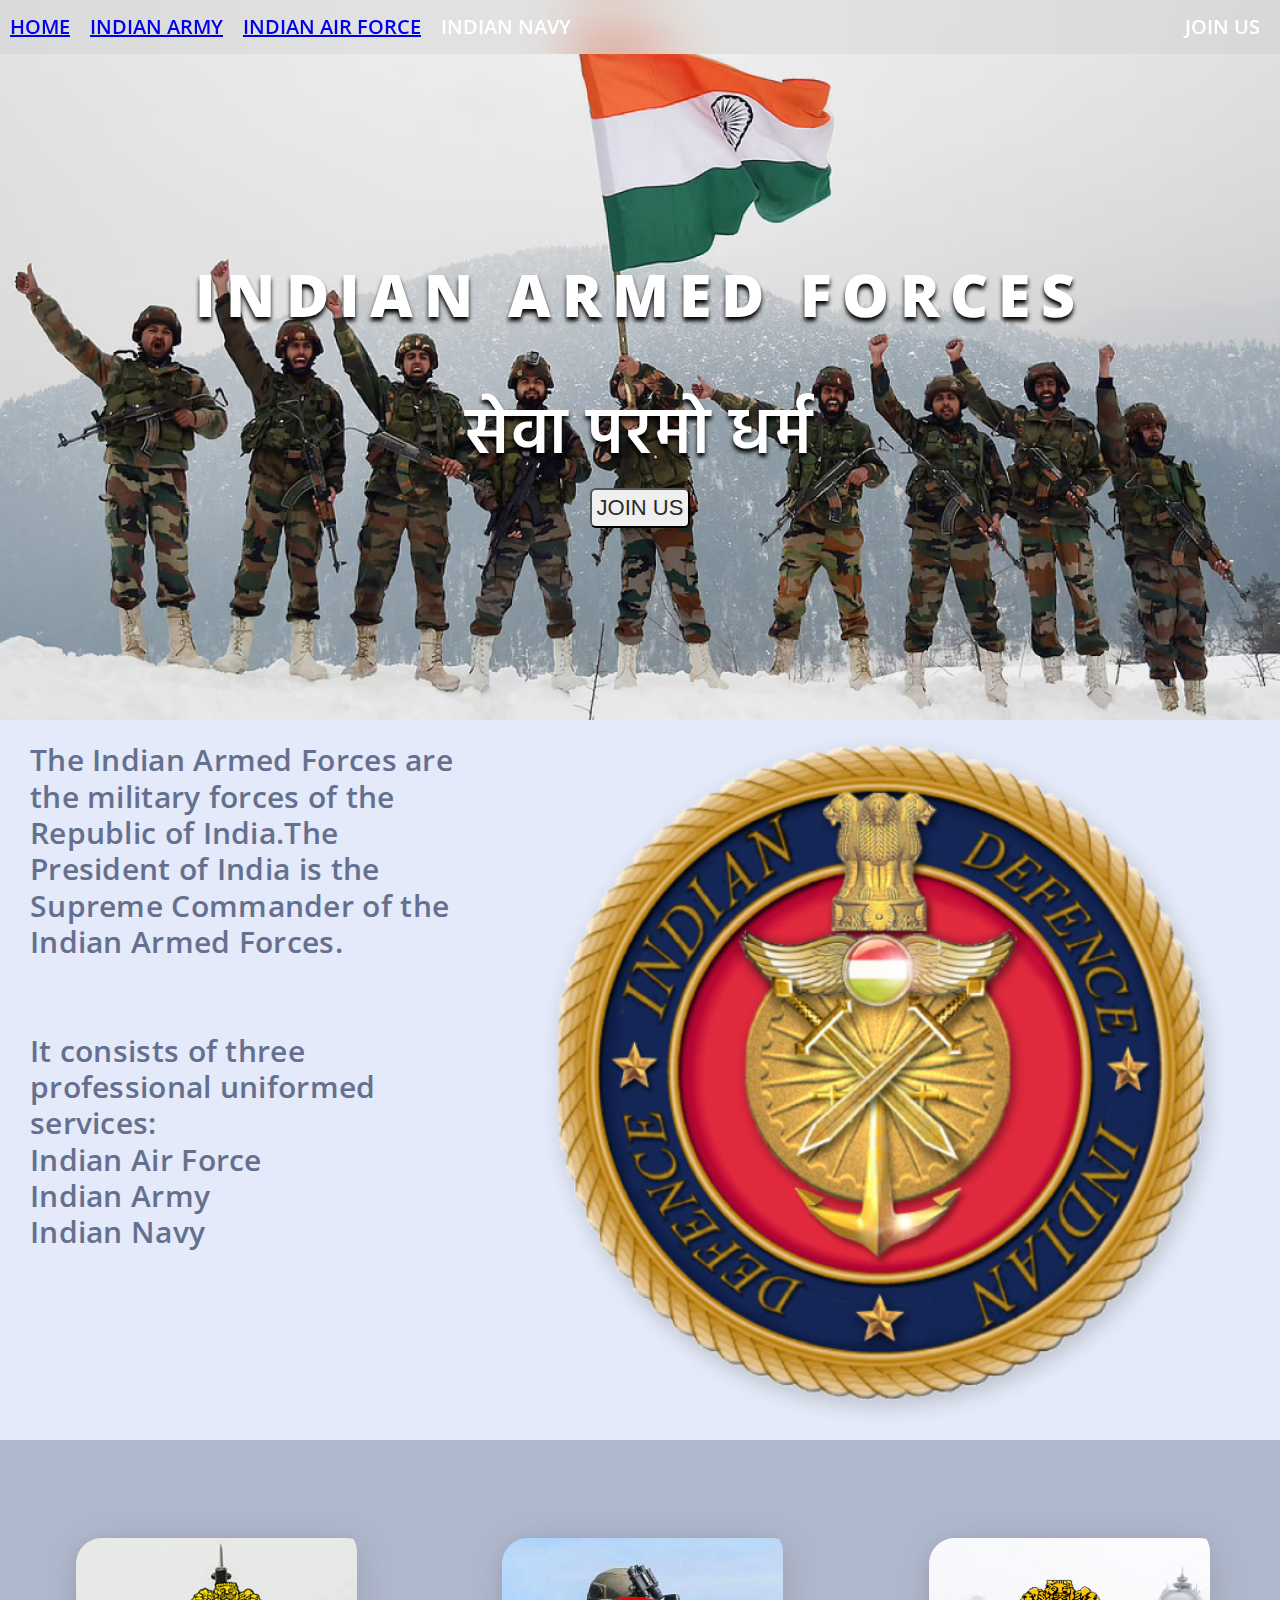
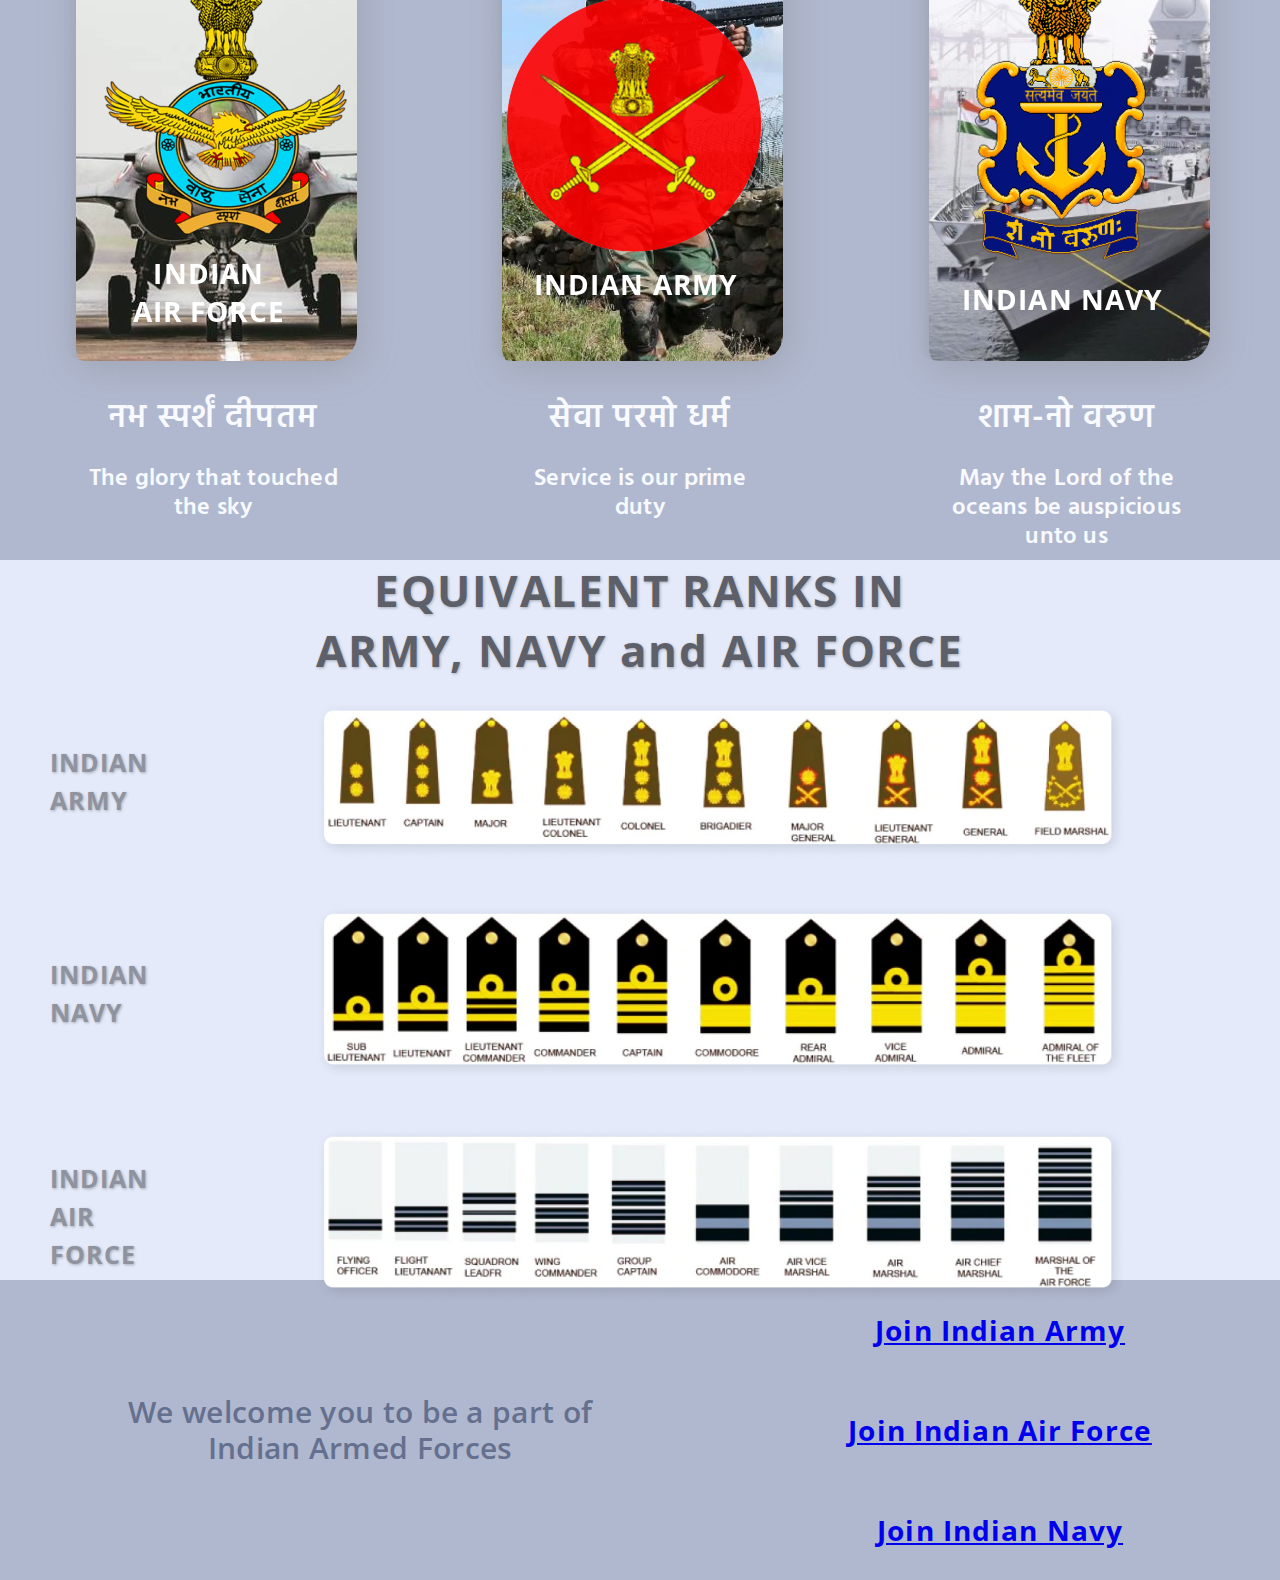
<file: index.html>
<!DOCTYPE html>
<html lang="en">
    <head>
        <title>Indian Armed Forces</title>

        <link rel="preconnect" href="https://fonts.googleapis.com" />
        <link rel="preconnect" href="https://fonts.gstatic.com" crossorigin />
        <link
            href="https://fonts.googleapis.com/css2?family=Hind:wght@600&family=Open+Sans:ital,wght@0,300;0,400;0,500;0,600;0,700;0,800;1,400&display=swap"
            rel="stylesheet"
        />
        <link rel="stylesheet" href="styles/index.css" />
    </head>
    <body>
        <div class="home-1">
            <div class="nav-container">
                <nav>
                    <ul>
						
                        <li><a href="index.html">HOME</a></li>
                        <li><a href="indian-army.html">INDIAN ARMY</a></li>
                        <li><a href="indian-af.html">INDIAN AIR FORCE</a></li>
                        <li>INDIAN NAVY</li>
                    </ul>
                    <p>JOIN US</p>
                </nav>
            </div>

            <div class="land-content">
                <h1>INDIAN ARMED FORCES</h1>
                <h3>सेवा परमो धर्म</h3>
                <button>JOIN US</button>
            </div>
        </div>
        <div class="home-2">
            <p>
                The Indian Armed Forces are the military forces of the Republic
                of India.The President of India is the Supreme Commander of the
                Indian Armed Forces.<br /><br /><br />It consists of three
                professional uniformed services: <br />Indian Air Force<br />Indian
                Army<br />Indian Navy
            </p>
            <img src="images/Combined.png" alt="INDIAN ARMED FORCES LOGO" />
        </div>
        <div class="home-3">
            <div class="desc">
                <div class="force-top iaf">
                    <img src="images/IAF Logo.png" alt="" />
                    <h3>INDIAN<br />AIR FORCE</h3>
                </div>
                <div class="bottom-text">
                    <h3>नभ स्पर्शं दीपतम</h3>
                    <h6>The glory that touched the sky</h6>
                </div>
            </div>
            <div class="desc">
                <div class="force-top army">
                    <img src="images/Army Logo.png" alt="" />
                    <h3>INDIAN ARMY</h3>
                </div>
                <div class="bottom-text">
                    <h3>सेवा परमो धर्म</h3>
                    <h6>Service is our prime duty</h6>
                </div>
            </div>
            <div class="desc">
                <div class="force-top navy">
                    <img src="images/Navy Logo.png" alt="" />
                    <h3>INDIAN NAVY</h3>
                </div>
                <div class="bottom-text">
                    <h3>शाम-नो वरुण</h3>
                    <h6>May the Lord of the oceans be auspicious unto us</h6>
                </div>
            </div>
        </div>
        <div class="home-4">
            <h1>EQUIVALENT RANKS IN<br>ARMY, NAVY and AIR FORCE</h1>
            <div class="ranklist r-army">
                <h3>INDIAN ARMY</h3>
                <img src="images/Ranks Army.png" alt="" />
            </div>
            <div class="ranklist r-navy">
                <h3>INDIAN NAVY</h3>
                <img src="images/Ranks Navy.png" alt="" />
            </div>
            <div class="ranklist r-iaf">
                <h3>INDIAN AIR FORCE</h3>

                <img src="images/Ranks IAF.png" alt="" />
            </div>
        </div>
        <div class="footer">
            <h6>We welcome you to be a part of<br />Indian Armed Forces</h6>
            <div class="join">
                <p><a href="https://joinindianarmy.nic.in/">Join Indian Army</a></p>
                <p><a href="https://indianairforce.nic.in/career-in-iaf/">Join Indian Air Force</a></p>
                <p><a href="https://www.joinindiannavy.gov.in/">Join Indian Navy</a></p>
            </div>
        </div>
    </body>
</html>
</file>
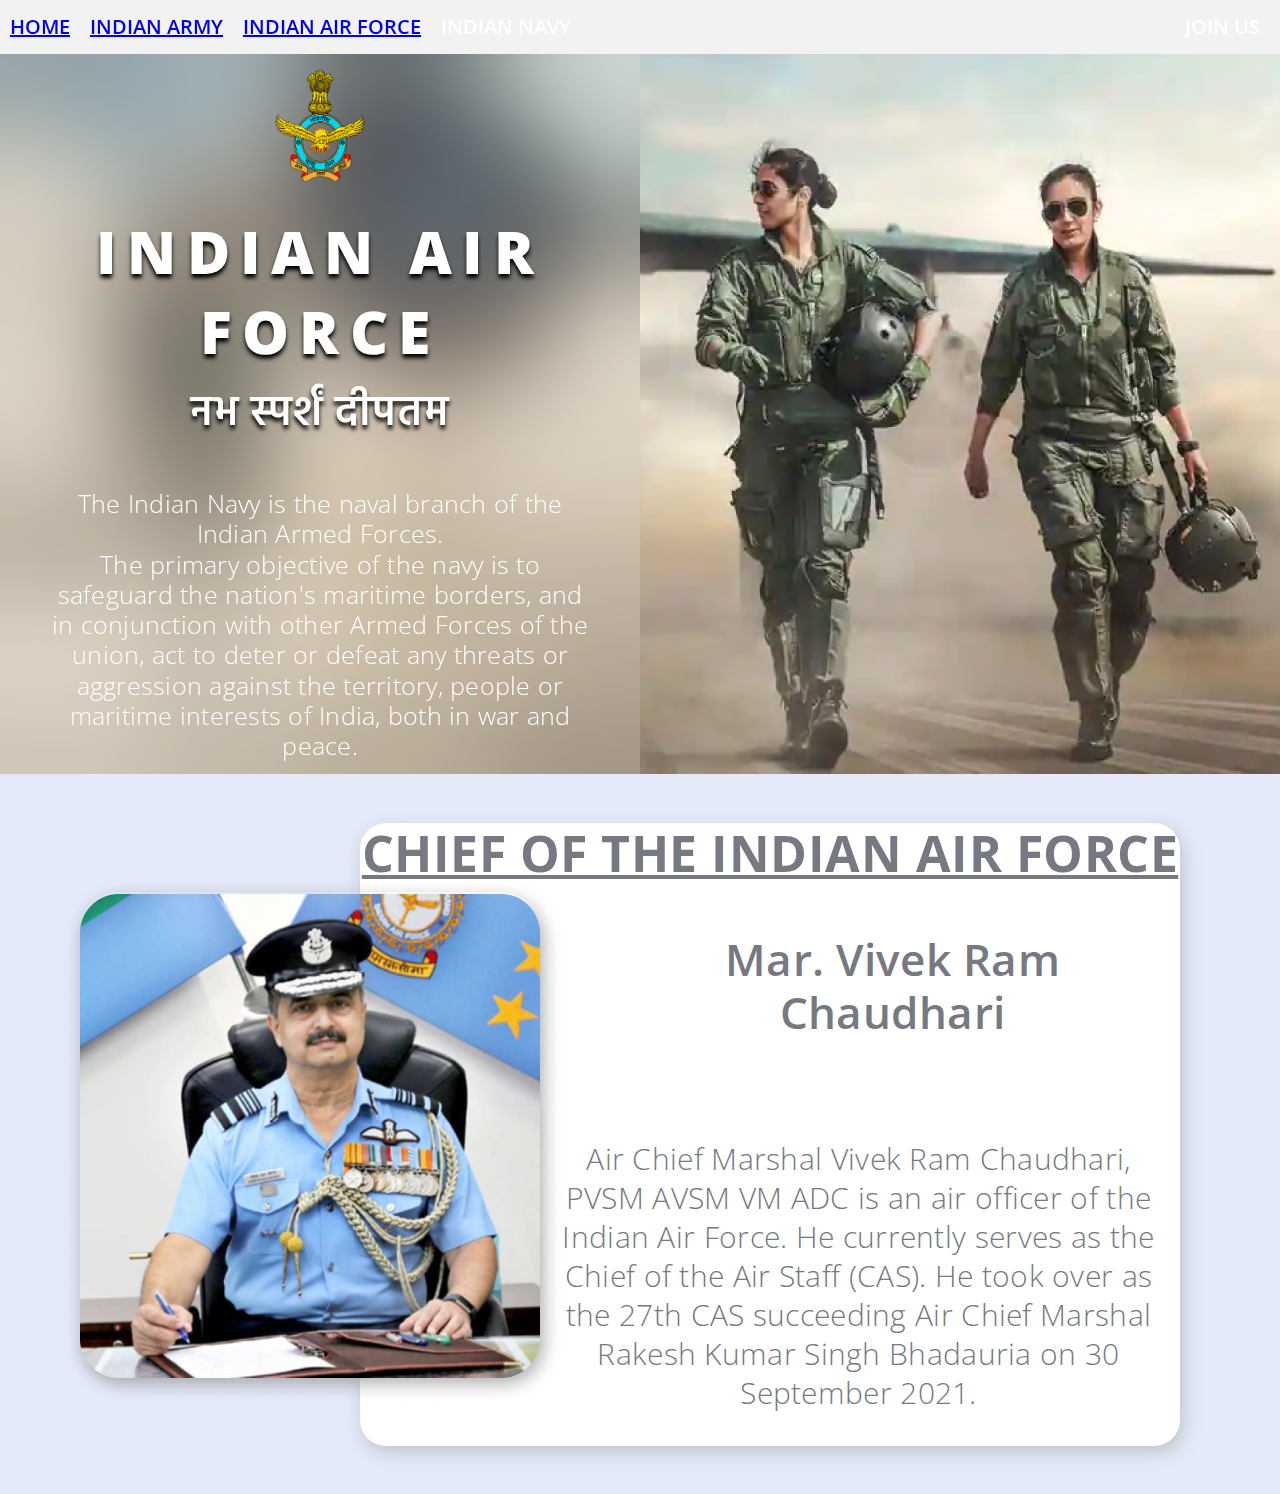
<file: indian-af.html>
<!DOCTYPE html>
<html lang="en">

<head>
	<title>Indian Air Force</title>

	<link rel="preconnect" href="https://fonts.googleapis.com" />
	<link rel="preconnect" href="https://fonts.gstatic.com" crossorigin />
	<link
		href="https://fonts.googleapis.com/css2?family=Hind:wght@600&family=Open+Sans:ital,wght@0,300;0,400;0,500;0,600;0,700;0,800;1,400&display=swap"
		rel="stylesheet" />
	<link rel="stylesheet" href="styles/index.css" />
	<link rel="stylesheet" href="styles/army.css">
</head>

<body>
	<div class="nav-container">
		<nav>
			<ul>
				<li><a href="index.html">HOME</a></li>
				<li><a href="indian-army.html">INDIAN ARMY</a></li>
				<li><a href="indian-af.html">INDIAN AIR FORCE</a></li>
				<li>INDIAN NAVY</li>
			</ul>
			<p>JOIN US</p>
		</nav>
	</div>
	<div style="background-image: url(images/Navy-Main-BG.png);" id="indian-army">
		<div class="glass">
			<div class="wrapper">
				<img src="images/IAF Logo.png" alt="" />
				<h1>INDIAN AIR FORCE</h1>
				<h3>नभ स्पर्शं दीपतम</h3>
				<p>
					The Indian Navy is the naval branch of the Indian Armed Forces.<br>The primary objective of the navy
					is to safeguard the nation's maritime borders, and in conjunction
					with other Armed Forces of the union, act to deter or defeat any threats or aggression against the
					territory, people or maritime interests of India, both in war and peace.
				</p>
			</div>
		</div>
	</div>

	<div class="chief">
		<div class="img-container">
			<img src="images/Air-chief.png" alt="" />
		</div>
		<div class="text-area">
			<h1>CHIEF OF THE INDIAN AIR FORCE</h1>
			<div class="sec-text">
				<h3>Mar. Vivek Ram<br>Chaudhari</h3>
				<p>Air Chief Marshal Vivek Ram Chaudhari, PVSM AVSM VM ADC is an air officer of the Indian Air Force. He
					currently serves as the Chief of the Air Staff (CAS). He took over as the 27th CAS succeeding Air
					Chief Marshal Rakesh Kumar Singh Bhadauria on 30 September 2021.
				</p>
			</div>
		</div>
	</div>
</body>

</html>
</file>
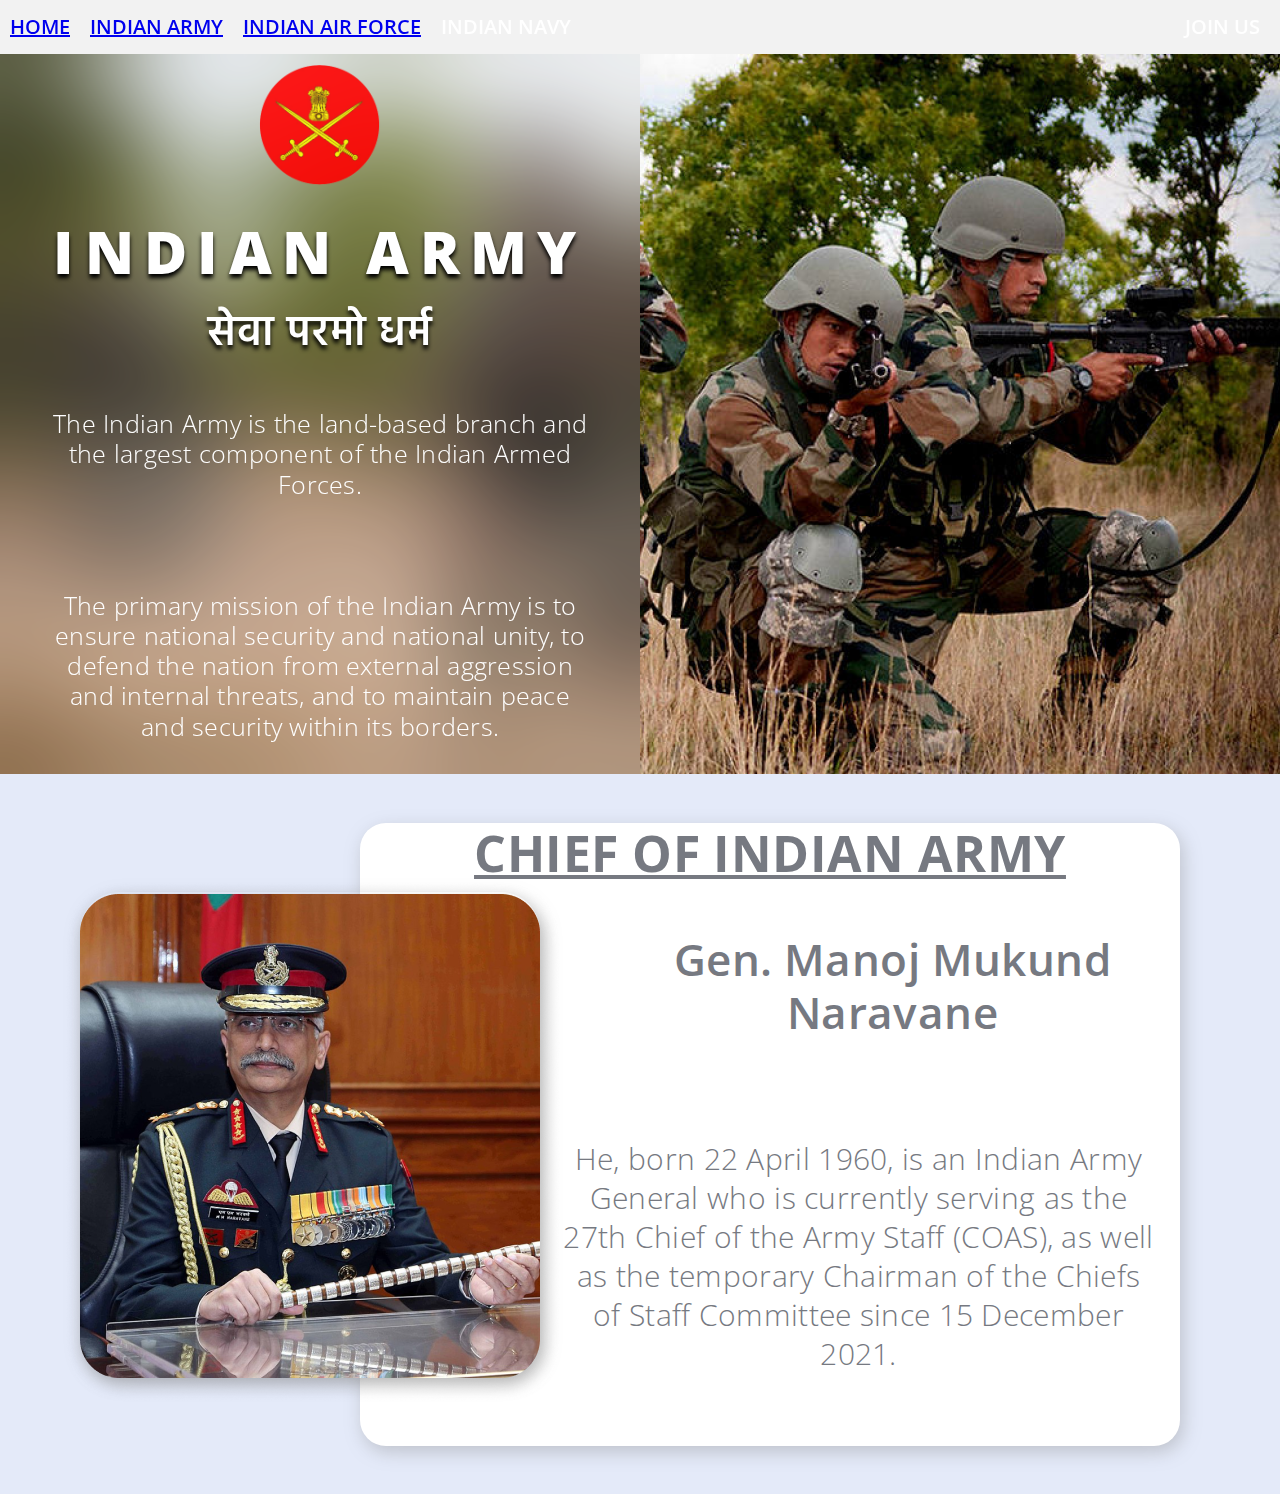
<file: indian-army.html>
<!DOCTYPE html>
<html lang="en">

<head>
	<title>Indian Armed Forces</title>

	<link rel="preconnect" href="https://fonts.googleapis.com" />
	<link rel="preconnect" href="https://fonts.gstatic.com" crossorigin />
	<link
		href="https://fonts.googleapis.com/css2?family=Hind:wght@600&family=Open+Sans:ital,wght@0,300;0,400;0,500;0,600;0,700;0,800;1,400&display=swap"
		rel="stylesheet" />
	<link rel="stylesheet" href="styles/index.css" />
	<link rel="stylesheet" href="styles/army.css">
</head>

<body>
	<div class="nav-container">
		<nav>
			<ul>
				<li><a href="index.html">HOME</a></li>
				<li><a href="indian-army.html">INDIAN ARMY</a></li>
				<li><a href="indian-af.html">INDIAN AIR FORCE</a></li>
				<li>INDIAN NAVY</li>
			</ul>
			<p>JOIN US</p>
		</nav>
	</div>
	<div id="indian-army">
		<div class="glass">
			<div class="wrapper">
				<img src="images/Army Logo.png" alt="" />
				<h1>INDIAN ARMY</h1>
				<h3>सेवा परमो धर्म</h3>
				<p>
					The Indian Army is the land-based branch and the largest
					component of the Indian Armed Forces.<br><br><br><br>The primary
					mission of the Indian Army is to ensure national
					security and national unity, to defend the nation from
					external aggression and internal threats, and to
					maintain peace and security within its borders.
				</p>
			</div>
		</div>
	</div>

	<div class="chief">
		<div class="img-container">
			<img src="images/ArmyChief.png" alt="" />
		</div>
		<div class="text-area">
			<h1>CHIEF OF INDIAN ARMY</h1>
			<div class="sec-text">
				<h3>Gen. Manoj Mukund<br>Naravane</h3>
				<p>He, born 22 April 1960, is an Indian Army General who is currently serving as the 27th Chief of the
					Army
					Staff (COAS), as well as the temporary Chairman of the Chiefs of Staff Committee since 15 December
					2021.
				</p>
			</div>
		</div>
	</div>
</body>

</html>
</file>
<file: styles/index.css>
/* font-family: 'Hind', sans-serif; */
/* font-family: 'Open Sans', sans-serif; */

* {
    margin: 0;
    padding: 0;
    box-sizing: border-box;
}

body {
    font-family: "Open Sans";
}

/* Navigation Bar */

.home-1 {
    background-position: 0 0;
    background-image: url("../images/Home1.png");
    background-repeat: no-repeat;
    background-size: 100% 100%;
    position: relative;
    height: 720px;
}

.nav-container {
    /* position: absolute; */
    width: 100%;
    height: 54px;

    background: rgba(168, 168, 168, 0.15);
    backdrop-filter: blur(30px);
}

nav {
    display: flex;
    justify-content: space-between;
    align-items: center;
    color: white;
    font-family: Open Sans;
    font-style: normal;
    font-weight: 600;
    font-size: 20px;
    line-height: 34px;
}

nav ul {
    display: flex;
    list-style-type: none;
}

nav ul li {
    margin: 10px 10px;
}

nav p {
    margin: 0 20px;
}

/* Landing Page Content */
.land-content {
    margin: 200px auto;
    text-align: center;
}

.land-content h1 {
    font-family: Open Sans;
    font-style: normal;
    font-weight: 800;
    font-size: 59px;
    line-height: 80px;
    text-align: center;
    letter-spacing: 0.175em;
    color: #ffffff;
    text-shadow: 0px 4px 4px #000000;
}

.land-content h3 {
    font-family: Hind;
    font-style: normal;
    font-weight: 600;
    font-size: 65px;
    line-height: 104px;
    text-align: center;
    letter-spacing: 0.03em;
    color: #ffffff;
    text-shadow: 0px 4px 4px #000000;
    margin-top: 50px;
}

.land-content button {
    -webkit-border-radius: 6;
    -moz-border-radius: 6;
    border-radius: 6px;
    color: #2b2b2b;
    font-size: 22px;
    background: #efefef;
    padding: 5px;
    text-decoration: none;
}

.land-content button:hover {
    background: #999999;
    text-decoration: none;
}

/* home-2 */

.home-2 {
    height: 720px;
    background-color: #e4eaf9;
    display: flex;
    flex-direction: row;
}

.home-2 p {
    font-family: Open Sans;
    font-style: normal;
    font-weight: 600;
    font-size: 30px;
    line-height: 121.1%;
    letter-spacing: 0.01em;
    color: #65708f;
    width: 569px;
    height: 553px;
    display: flex;
    justify-content: center;
    align-items: center;
    margin: 0 30px;
}

.home-2 img {
    margin: 0 50px;
}

/* home-3 */
.home-3 {
    display: flex;
    justify-content: space-around;
    height: 720px;
    background: #b0b8cf;
}

.desc {
    margin: 86px 0;
}

.force-top {
    width: 296px;
    height: 435px;
    filter: drop-shadow(3px 6px 18px rgba(128, 128, 128, 0.37));
    border-radius: 26px;
    text-align: center;
    display: flex;
    justify-content: center;
    flex-direction: column;
}
.iaf {
    background: url(../images/IAFBG.png);
}
.army {
    background: url(../images/Army\ bg.png);
}
.navy {
    background: url(../images/Navy\ bg.png);
}

.force-top img {
    margin: 10px auto;
}
.force-top h3 {
    font-family: Open Sans;
    font-style: normal;
    font-weight: bold;
    font-size: 27.9622px;
    line-height: 38px;
    text-align: center;
    letter-spacing: 0.04em;
    color: #ffffff;
}

.bottom-text {
    text-align: center;
}

.bottom-text h3 {
    font-family: Hind;
    font-style: normal;
    font-weight: 600;
    font-size: 32.6512px;
    line-height: 52px;
    text-align: center;
    letter-spacing: 0.05em;
    color: #f8faff;
    margin: 32px auto 0 auto;
}

.bottom-text h6 {
    width: 265px;
    font-family: Hind;
    font-style: normal;
    font-weight: 600;
    font-size: 24px;
    line-height: 121.1%;
    text-align: center;
    letter-spacing: 0.01em;
    color: #f8faff;
    margin: 20px;
}

/* home-4 */
.home-4 {
    display: flex;
    flex-direction: column;
    height: 720px;
    background: #e4eaf9;
}

.home-4 h1 {
    font-family: Open Sans;
    font-style: normal;
    font-weight: bold;
    font-size: 44px;
    line-height: 60px;
    text-align: center;
    letter-spacing: 0.04em;
    color: #5d6068;
    text-shadow: 1px 1px 3px rgba(0, 0, 0, 0.27);
}

.home-4 .ranklist {
    display: flex;
    align-items: center;
}

.ranklist h3 {
    font-family: Open Sans;
    font-style: normal;
    font-weight: bold;
    font-size: 25px;
    line-height: 38px;
    letter-spacing: 0.04em;
    color: #8f939f;
    text-shadow: 1px 1px 3px rgba(0, 0, 0, 0.27);
    margin: 10px 0 10px 50px;
}

.ranklist img {
    margin: auto 20px;
    padding: 0 30px;
	transform: scale(0.8);
}

/* footer */
.footer {
    display: flex;
    justify-content: space-around;
    background: #b0b8cf;
    height: 300px;
}

.footer h6 {
    font-family: Open Sans;
    font-style: normal;
    font-weight: 600;
    font-size: 30px;
    line-height: 121.1%;
    letter-spacing: 0.01em;
    color: #65708f;
    display: flex;
    align-items: center;
    text-align: center;
}

.join {
    display: flex;
    flex-direction: column;
    justify-content: space-around;
}

.join p {
    font-family: Open Sans;
    font-style: normal;
    font-weight: bold;
    font-size: 27.9622px;
    line-height: 38px;
    text-align: center;
    letter-spacing: 0.04em;
    color: #ffffff;
}

/* Indian Army */
#indian-army {
    background: url(../images/Army\ main\ bg.png);
    background-position: 0 0;
    background-repeat: no-repeat;
    background-size: 100% 100%;
    position: relative;
    height: 720px;
}

.glass {
    width: 50%;
    height: 720px;
    background: rgba(255, 255, 255, 0.15);
    backdrop-filter: blur(50px);
}
.wrapper {
    text-align: center;
}

.wrapper img {
    margin: 10px auto;
    width: 122px;
    height: 122px;
}
.wrapper h1 {
    margin: 10px auto;
    font-family: Open Sans;
    font-style: normal;
    font-weight: 800;
    font-size: 59px;
    line-height: 80px;
    text-align: center;
    letter-spacing: 0.175em;

    color: #ffffff;

    text-shadow: 0px 4px 4px #000000;
}
.wrapper h3 {
    margin: 10px auto;
    font-family: Hind;
    font-style: normal;
    font-weight: 600;
    font-size: 42px;
    line-height: 67px;
    text-align: center;
    letter-spacing: 0.03em;

    color: #ffffff;

    text-shadow: 0px 4px 4px #000000;
}
.wrapper p {
    max-width: 550px;
    margin: 40px auto 0 auto;
    font-family: Open Sans;
    font-style: normal;
    font-weight: 300;
    font-size: 25px;
    line-height: 121.1%;

    text-align: center;
    letter-spacing: 0.01em;

    color: #ffffff;
}
</file>
<file: styles/army.css>
.chief {
    background-color: #e4eaf9;
    height: 720px;
    display: flex;
    flex-direction: row;
    justify-content: center;
    align-items: center;
}

.img-container {
    position: relative;
    left: 80px;
    width: 460px;
    height: 484px;
    box-shadow: 3px 6px 18px rgba(128, 128, 128, 0.37);
    border-radius: 39px;
    z-index: 2;
}

.img-container img {
    position: relative;
    bottom: 10px;
    right: 15px;
}

.text-area {
    position: relative;
    right: 100px;
    width: 925px;
    height: 623px;
    background: #ffffff;
    box-shadow: 3px 6px 18px rgba(128, 128, 128, 0.37);
    border-radius: 26px;
    text-align: center;
}

.text-area h1 {
    font-family: Open Sans;
    font-style: normal;
    font-weight: bold;
    font-size: 49.5987px;
    line-height: 121.1%;
    letter-spacing: 0.01em;
    text-decoration-line: underline;
    text-transform: uppercase;
    color: #767981;
}

.sec-text {
    max-width: 665px;
    position: relative;
    left: 200px;
	margin: 50px auto 0 0;
}

.text-area h3 {
    font-style: normal;
    font-weight: 600;
    font-size: 43.92px;
    line-height: 121.1%;
    letter-spacing: 0.01em;
    color: #767981;
}

.sec-text p {
	max-width: 597px;
    font-style: normal;
    font-weight: 300;
    font-size: 30px;
    line-height: 130%;
    letter-spacing: 0.01em;
    color: #767981;
	margin: 100px 0;
}


/* Air Force */
</file>
